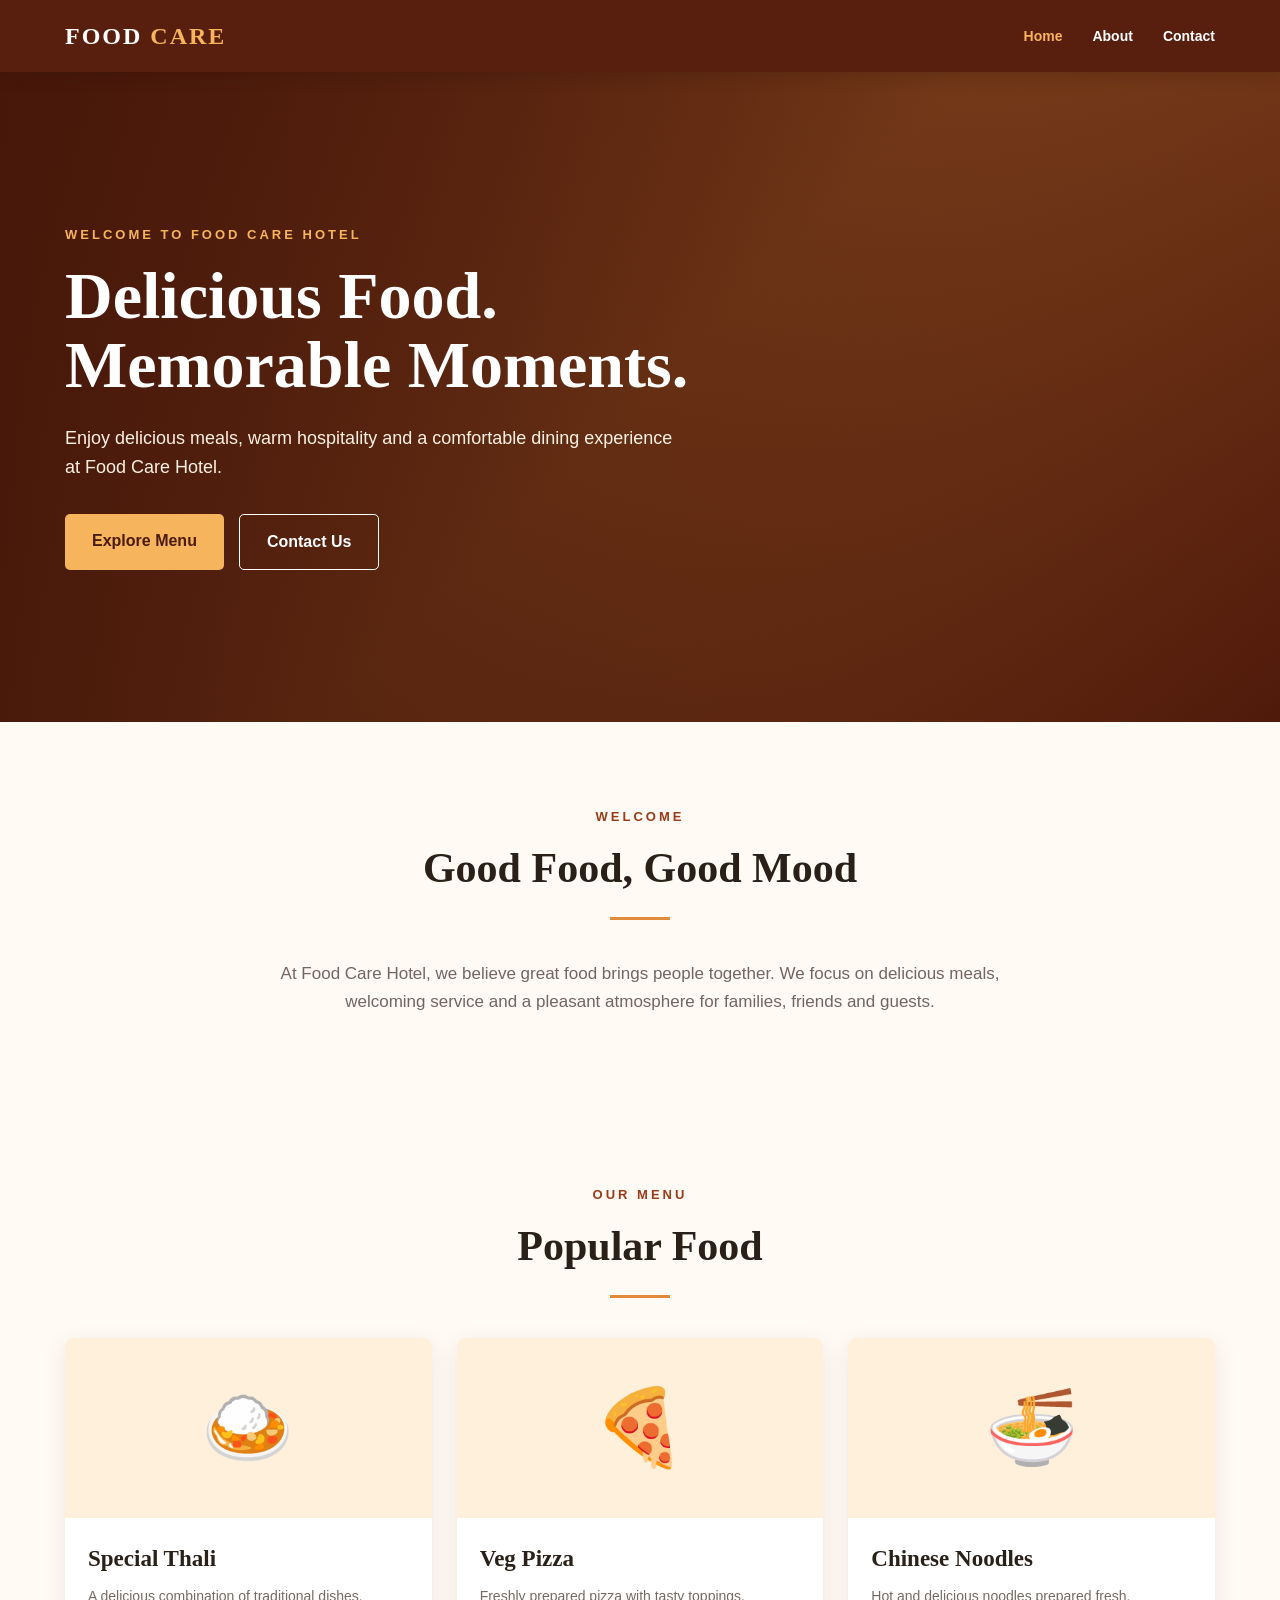
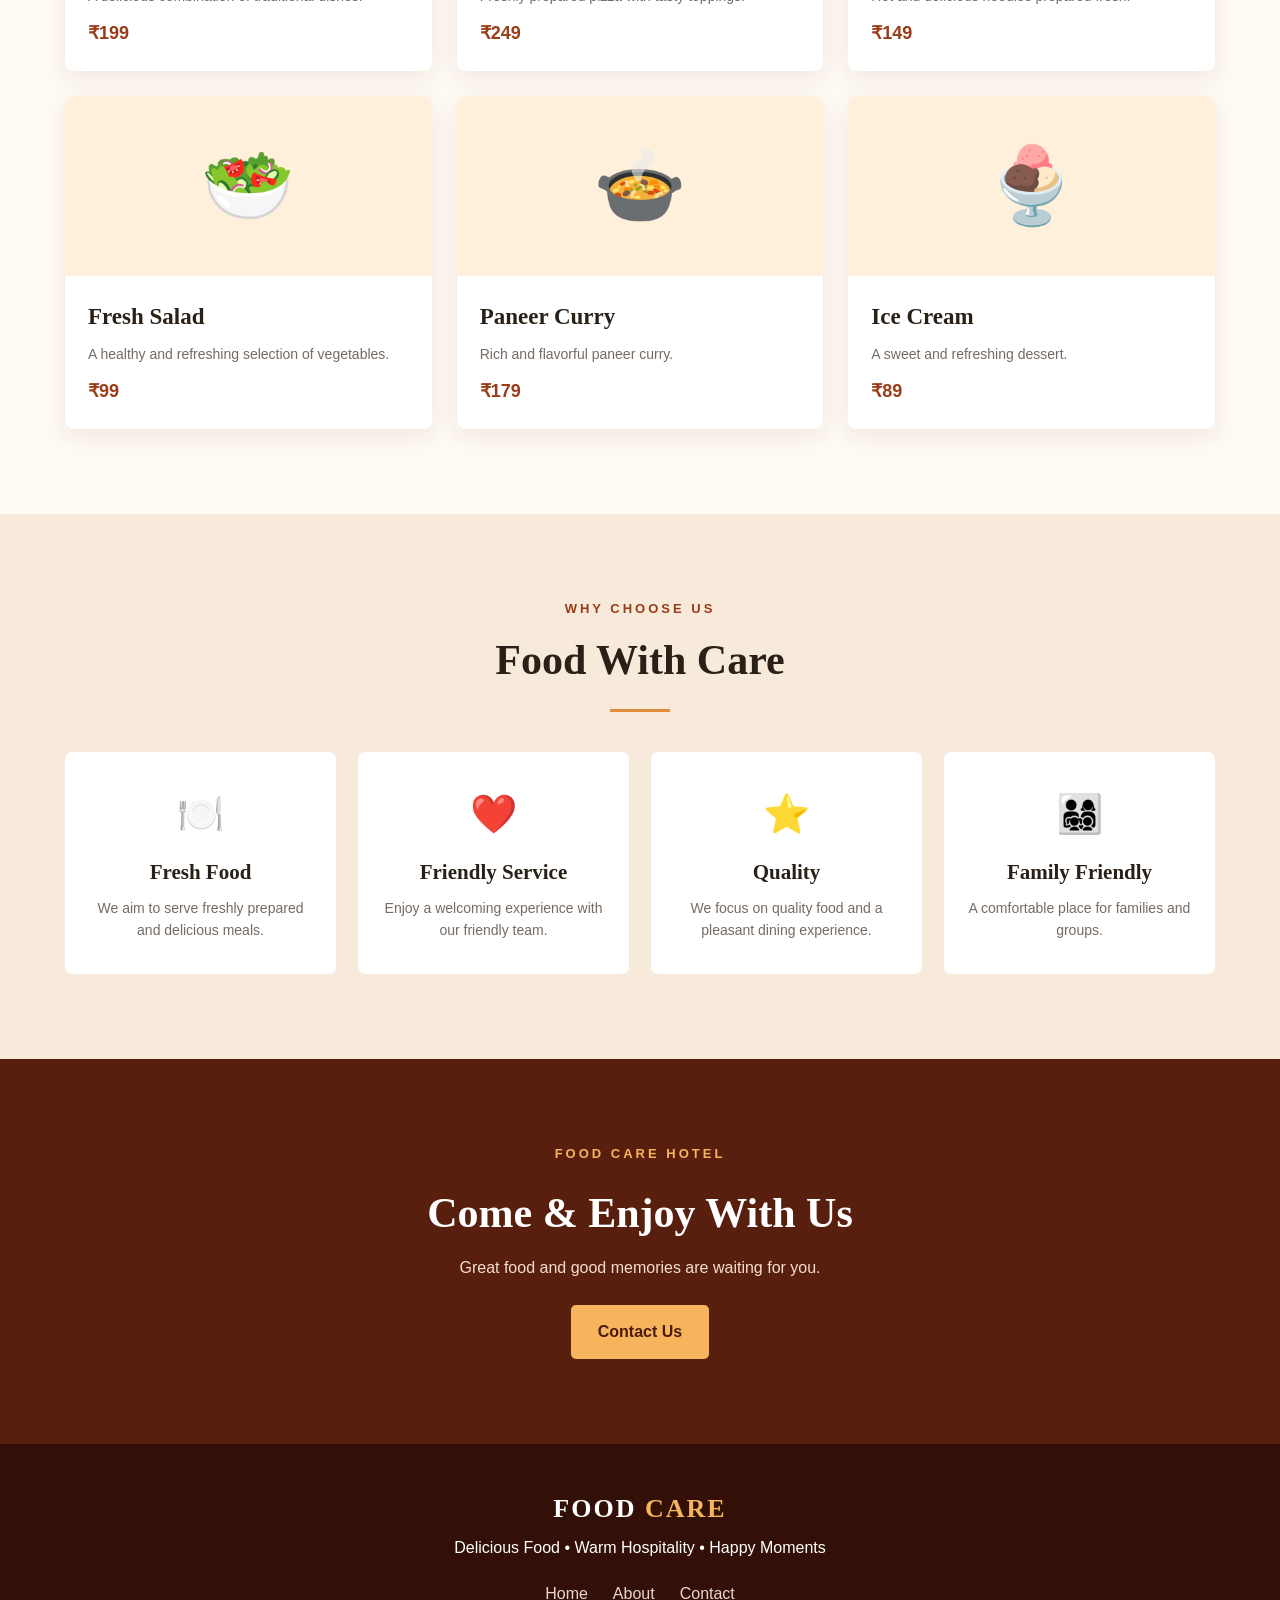
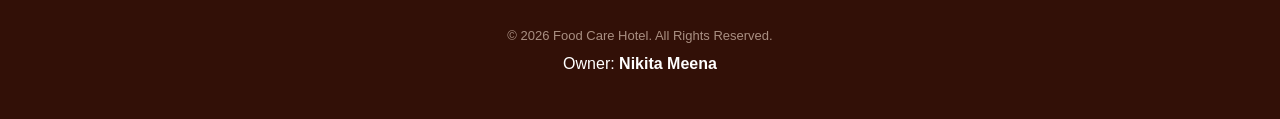
<file: index.html>
<!DOCTYPE html>
<html lang="en">
<head>
  <meta charset="UTF-8">
  <meta name="viewport" content="width=device-width, initial-scale=1.0">
  <meta name="description" content="Food Care Hotel - Delicious food, comfortable hospitality and trusted service.">
  <title>Food Care Hotel | Home</title>
  <link rel="stylesheet" href="style.css">
</head>

<body>

<header class="header">
  <nav class="navbar">

    <a href="index.html" class="logo">
      FOOD <span>CARE</span>
    </a>

    <button class="menu-btn" onclick="toggleMenu()">☰</button>

    <ul class="nav-links" id="navLinks">
      <li><a href="index.html" class="active">Home</a></li>
      <li><a href="about.html">About</a></li>
      <li><a href="contact.html">Contact</a></li>
    </ul>

  </nav>
</header>


<!-- HERO -->

<section class="hero">

  <div class="hero-content">

    <p class="eyebrow">WELCOME TO FOOD CARE HOTEL</p>

    <h1>
      Delicious Food.<br>
      Memorable Moments.
    </h1>

    <p class="hero-text">
      Enjoy delicious meals, warm hospitality and
      a comfortable dining experience at Food Care Hotel.
    </p>

    <div class="hero-buttons">
      <a href="#menu" class="btn">Explore Menu</a>
      <a href="contact.html" class="btn btn-light">Contact Us</a>
    </div>

  </div>

</section>


<!-- INTRO -->

<section class="section intro">

  <div class="section-title">

    <p>WELCOME</p>

    <h2>Good Food, Good Mood</h2>

    <div class="green-line"></div>

  </div>

  <p class="intro-text">
    At Food Care Hotel, we believe great food brings
    people together. We focus on delicious meals,
    welcoming service and a pleasant atmosphere for
    families, friends and guests.
  </p>

</section>


<!-- MENU -->

<section class="section menu-section" id="menu">

  <div class="section-title">

    <p>OUR MENU</p>

    <h2>Popular Food</h2>

    <div class="green-line"></div>

  </div>


  <div class="food-grid">

    <div class="food-card">
      <div class="food-image">🍛</div>
      <div class="food-content">
        <h3>Special Thali</h3>
        <p>A delicious combination of traditional dishes.</p>
        <strong>₹199</strong>
      </div>
    </div>


    <div class="food-card">
      <div class="food-image">🍕</div>
      <div class="food-content">
        <h3>Veg Pizza</h3>
        <p>Freshly prepared pizza with tasty toppings.</p>
        <strong>₹249</strong>
      </div>
    </div>


    <div class="food-card">
      <div class="food-image">🍜</div>
      <div class="food-content">
        <h3>Chinese Noodles</h3>
        <p>Hot and delicious noodles prepared fresh.</p>
        <strong>₹149</strong>
      </div>
    </div>


    <div class="food-card">
      <div class="food-image">🥗</div>
      <div class="food-content">
        <h3>Fresh Salad</h3>
        <p>A healthy and refreshing selection of vegetables.</p>
        <strong>₹99</strong>
      </div>
    </div>


    <div class="food-card">
      <div class="food-image">🍲</div>
      <div class="food-content">
        <h3>Paneer Curry</h3>
        <p>Rich and flavorful paneer curry.</p>
        <strong>₹179</strong>
      </div>
    </div>


    <div class="food-card">
      <div class="food-image">🍨</div>
      <div class="food-content">
        <h3>Ice Cream</h3>
        <p>A sweet and refreshing dessert.</p>
        <strong>₹89</strong>
      </div>
    </div>

  </div>

</section>


<!-- FEATURES -->

<section class="features">

  <div class="section-title">

    <p>WHY CHOOSE US</p>

    <h2>Food With Care</h2>

    <div class="green-line"></div>

  </div>


  <div class="feature-grid">

    <div class="feature-card">
      <div class="feature-icon">🍽️</div>
      <h3>Fresh Food</h3>
      <p>We aim to serve freshly prepared and delicious meals.</p>
    </div>


    <div class="feature-card">
      <div class="feature-icon">❤️</div>
      <h3>Friendly Service</h3>
      <p>Enjoy a welcoming experience with our friendly team.</p>
    </div>


    <div class="feature-card">
      <div class="feature-icon">⭐</div>
      <h3>Quality</h3>
      <p>We focus on quality food and a pleasant dining experience.</p>
    </div>


    <div class="feature-card">
      <div class="feature-icon">👨‍👩‍👧‍👦</div>
      <h3>Family Friendly</h3>
      <p>A comfortable place for families and groups.</p>
    </div>

  </div>

</section>


<!-- CTA -->

<section class="cta">

  <p class="eyebrow">FOOD CARE HOTEL</p>

  <h2>Come & Enjoy With Us</h2>

  <p>
    Great food and good memories are waiting for you.
  </p>

  <a href="contact.html" class="btn">Contact Us</a>

</section>


<!-- FOOTER -->

<footer class="footer">

  <div class="footer-logo">
    FOOD <span>CARE</span>
  </div>

  <p>Delicious Food • Warm Hospitality • Happy Moments</p>

  <div class="footer-links">
    <a href="index.html">Home</a>
    <a href="about.html">About</a>
    <a href="contact.html">Contact</a>
  </div>

  <p class="copyright">
    © 2026 Food Care Hotel. All Rights Reserved.
  </p>

  <p>
    Owner: <strong>Nikita Meena</strong>
  </p>

</footer>


<script src="script.js"></script>

</body>
</html>
</file>
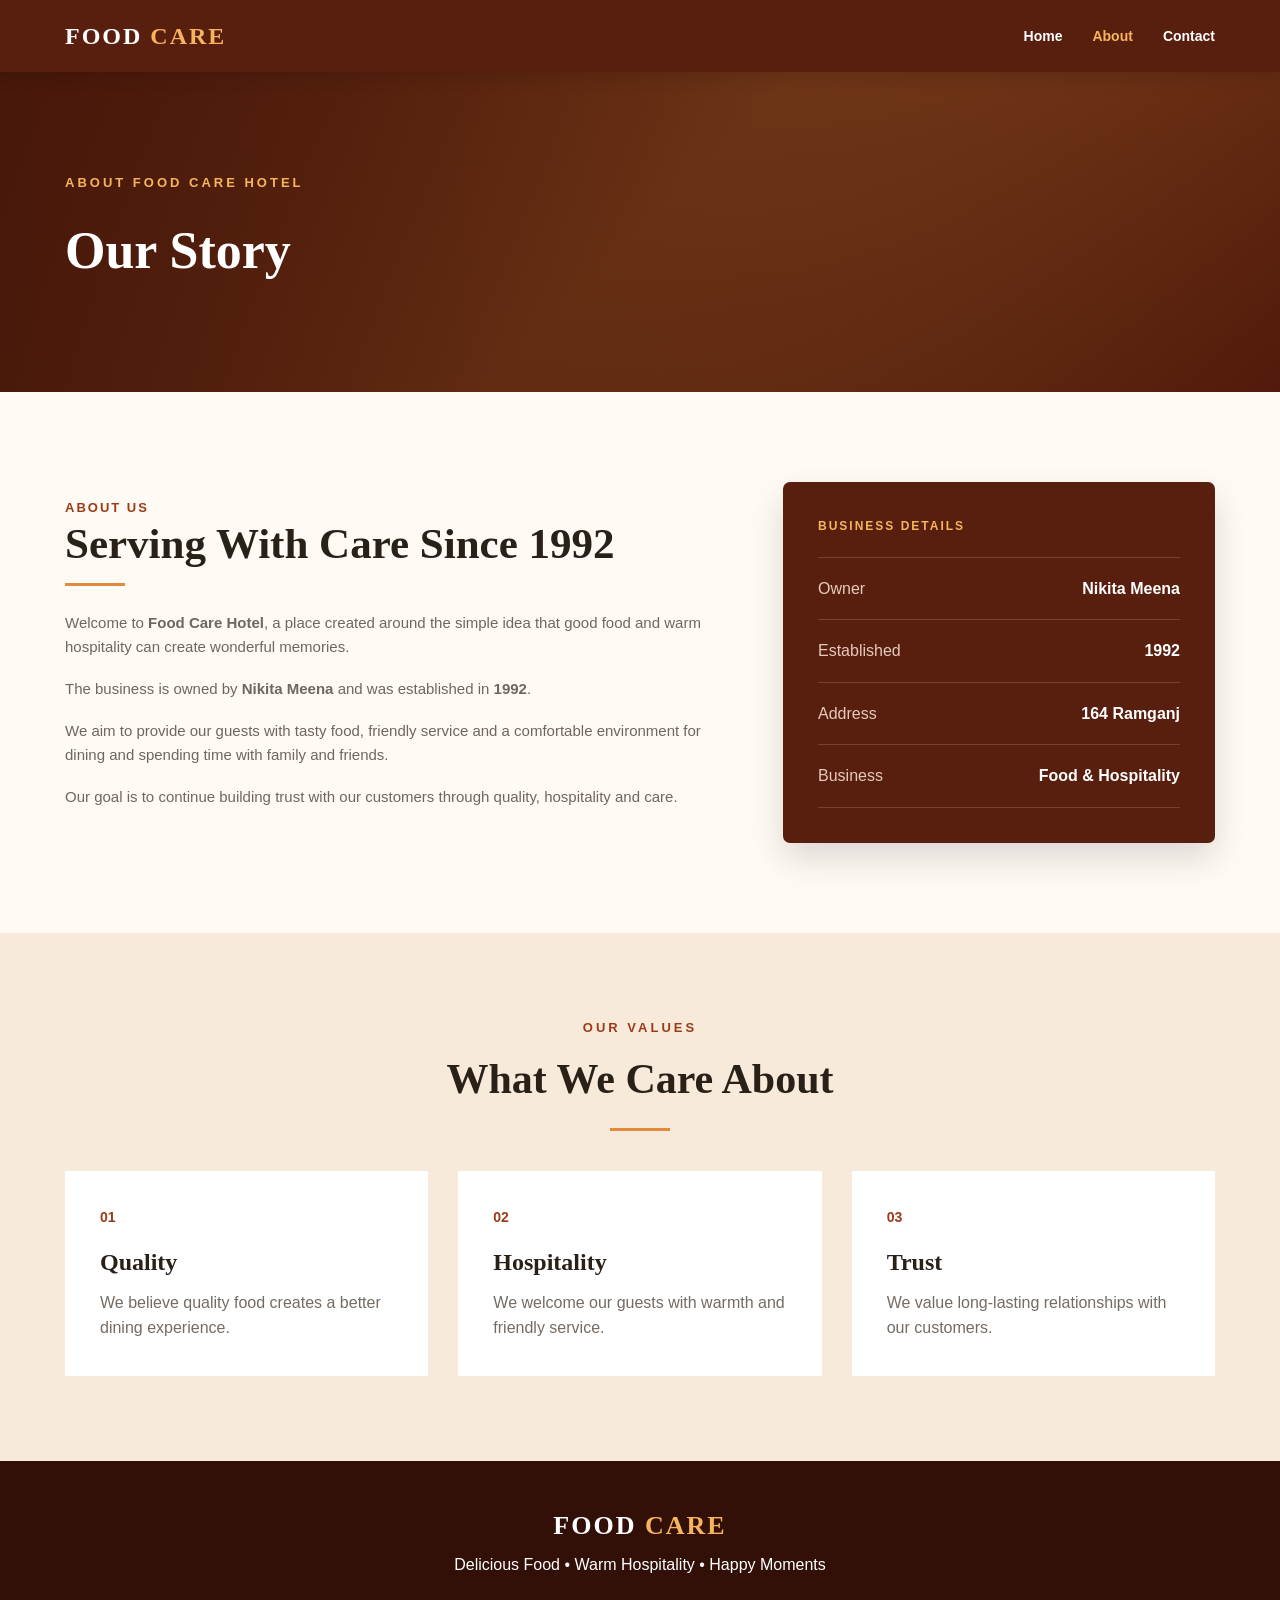
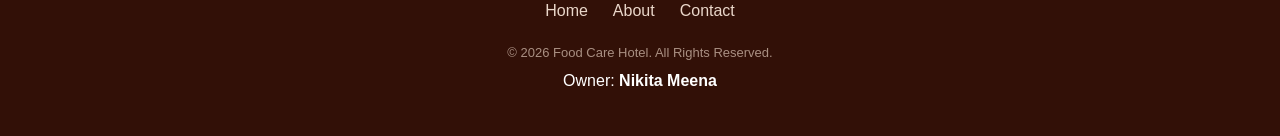
<file: about.html>
<!DOCTYPE html>
<html lang="en">
<head>

  <meta charset="UTF-8">

  <meta name="viewport"
        content="width=device-width, initial-scale=1.0">

  <meta name="description"
        content="About Food Care Hotel, owned by Nikita Meena.">

  <title>About | Food Care Hotel</title>

  <link rel="stylesheet" href="style.css">

</head>

<body>


<header class="header">

  <nav class="navbar">

    <a href="index.html" class="logo">
      FOOD <span>CARE</span>
    </a>

    <button class="menu-btn" onclick="toggleMenu()">☰</button>

    <ul class="nav-links" id="navLinks">

      <li>
        <a href="index.html">Home</a>
      </li>

      <li>
        <a href="about.html" class="active">About</a>
      </li>

      <li>
        <a href="contact.html">Contact</a>
      </li>

    </ul>

  </nav>

</header>


<!-- PAGE HERO -->

<section class="page-hero">

  <div>

    <p class="eyebrow">
      ABOUT FOOD CARE HOTEL
    </p>

    <h1>
      Our Story
    </h1>

  </div>

</section>


<!-- ABOUT -->

<section class="about-section">

  <div class="about-text">

    <p class="section-label">
      ABOUT US
    </p>

    <h2>
      Serving With Care Since 1992
    </h2>

    <div class="green-line left"></div>

    <p>
      Welcome to <strong>Food Care Hotel</strong>,
      a place created around the simple idea that
      good food and warm hospitality can create
      wonderful memories.
    </p>

    <p>
      The business is owned by
      <strong>Nikita Meena</strong> and was
      established in <strong>1992</strong>.
    </p>

    <p>
      We aim to provide our guests with tasty food,
      friendly service and a comfortable environment
      for dining and spending time with family and friends.
    </p>

    <p>
      Our goal is to continue building trust with
      our customers through quality, hospitality
      and care.
    </p>

  </div>


  <!-- BUSINESS CARD -->

  <div class="business-card">

    <div class="business-card-header">
      BUSINESS DETAILS
    </div>

    <div class="detail-row">
      <span>Owner</span>
      <strong>Nikita Meena</strong>
    </div>

    <div class="detail-row">
      <span>Established</span>
      <strong>1992</strong>
    </div>

    <div class="detail-row">
      <span>Address</span>
      <strong>164 Ramganj</strong>
    </div>

    <div class="detail-row">
      <span>Business</span>
      <strong>Food & Hospitality</strong>
    </div>

  </div>

</section>


<!-- VALUES -->

<section class="values-section">

  <div class="section-title">

    <p>OUR VALUES</p>

    <h2>
      What We Care About
    </h2>

    <div class="green-line"></div>

  </div>


  <div class="values-grid">

    <div class="value">

      <div class="value-number">01</div>

      <h3>Quality</h3>

      <p>
        We believe quality food creates
        a better dining experience.
      </p>

    </div>


    <div class="value">

      <div class="value-number">02</div>

      <h3>Hospitality</h3>

      <p>
        We welcome our guests with
        warmth and friendly service.
      </p>

    </div>


    <div class="value">

      <div class="value-number">03</div>

      <h3>Trust</h3>

      <p>
        We value long-lasting relationships
        with our customers.
      </p>

    </div>

  </div>

</section>


<!-- FOOTER -->

<footer class="footer">

  <div class="footer-logo">
    FOOD <span>CARE</span>
  </div>

  <p>
    Delicious Food • Warm Hospitality • Happy Moments
  </p>

  <div class="footer-links">
    <a href="index.html">Home</a>
    <a href="about.html">About</a>
    <a href="contact.html">Contact</a>
  </div>

  <p class="copyright">
    © 2026 Food Care Hotel. All Rights Reserved.
  </p>

  <p>
    Owner: <strong>Nikita Meena</strong>
  </p>

</footer>


<script src="script.js"></script>

</body>
</html>
</file>
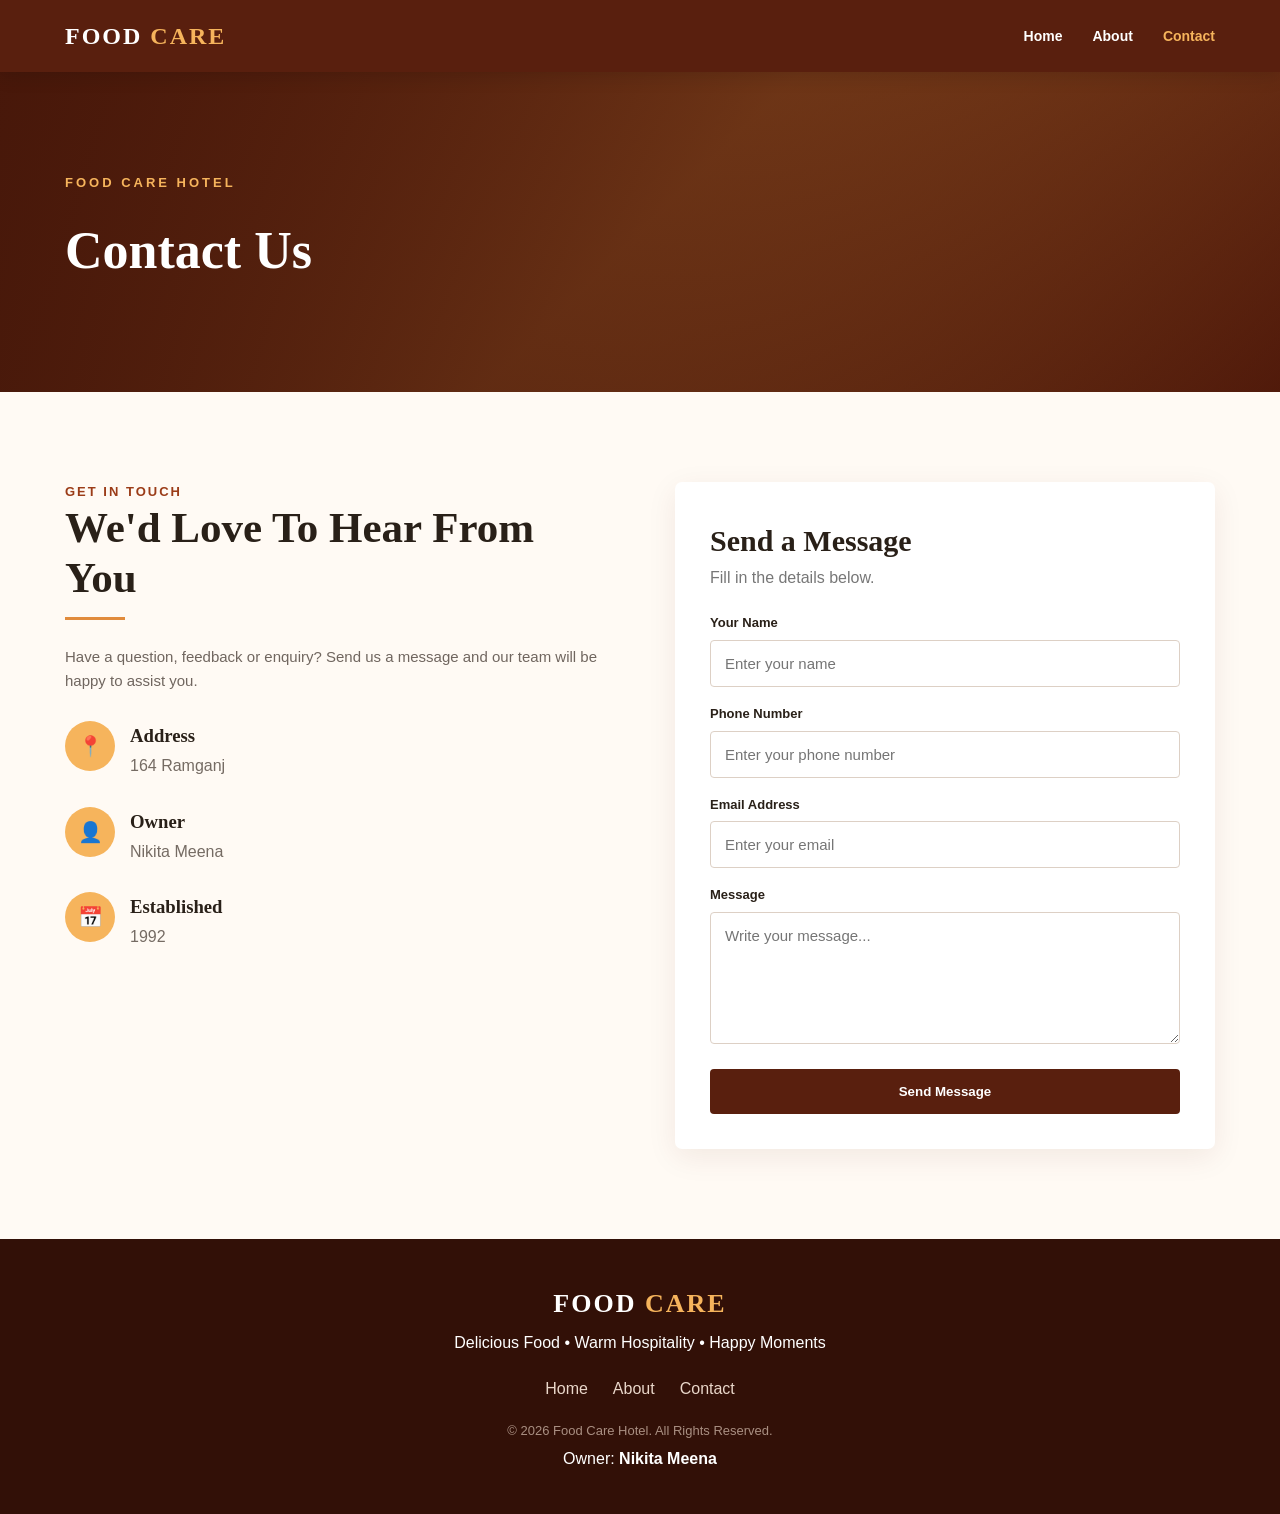
<file: contact.html>
<!DOCTYPE html>
<html lang="en">
<head>

  <meta charset="UTF-8">

  <meta name="viewport"
        content="width=device-width, initial-scale=1.0">

  <meta name="description"
        content="Contact Food Care Hotel.">

  <title>Contact | Food Care Hotel</title>

  <link rel="stylesheet" href="style.css">

</head>

<body>


<header class="header">

  <nav class="navbar">

    <a href="index.html" class="logo">
      FOOD <span>CARE</span>
    </a>

    <button class="menu-btn" onclick="toggleMenu()">☰</button>

    <ul class="nav-links" id="navLinks">

      <li>
        <a href="index.html">Home</a>
      </li>

      <li>
        <a href="about.html">About</a>
      </li>

      <li>
        <a href="contact.html" class="active">
          Contact
        </a>
      </li>

    </ul>

  </nav>

</header>


<!-- PAGE HERO -->

<section class="page-hero">

  <div>

    <p class="eyebrow">
      FOOD CARE HOTEL
    </p>

    <h1>
      Contact Us
    </h1>

  </div>

</section>


<!-- CONTACT -->

<section class="contact-section">


  <!-- INFORMATION -->

  <div class="contact-info">

    <p class="section-label">
      GET IN TOUCH
    </p>

    <h2>
      We'd Love To Hear From You
    </h2>

    <div class="green-line left"></div>

    <p>
      Have a question, feedback or enquiry?
      Send us a message and our team will
      be happy to assist you.
    </p>


    <div class="contact-detail">

      <div class="contact-icon">
        📍
      </div>

      <div>

        <h3>Address</h3>

        <p>
          164 Ramganj
        </p>

      </div>

    </div>


    <div class="contact-detail">

      <div class="contact-icon">
        👤
      </div>

      <div>

        <h3>Owner</h3>

        <p>
          Nikita Meena
        </p>

      </div>

    </div>


    <div class="contact-detail">

      <div class="contact-icon">
        📅
      </div>

      <div>

        <h3>Established</h3>

        <p>
          1992
        </p>

      </div>

    </div>

  </div>


  <!-- FORM -->

  <form
    class="contact-form"
    onsubmit="submitContactForm(event)"
  >

    <h2>
      Send a Message
    </h2>

    <p>
      Fill in the details below.
    </p>


    <label for="name">
      Your Name
    </label>

    <input
      type="text"
      id="name"
      placeholder="Enter your name"
      required
    >


    <label for="phone">
      Phone Number
    </label>

    <input
      type="tel"
      id="phone"
      placeholder="Enter your phone number"
      required
    >


    <label for="email">
      Email Address
    </label>

    <input
      type="email"
      id="email"
      placeholder="Enter your email"
    >


    <label for="message">
      Message
    </label>

    <textarea
      id="message"
      rows="6"
      placeholder="Write your message..."
      required
    ></textarea>


    <button
      type="submit"
      class="submit-btn"
    >
      Send Message
    </button>

  </form>

</section>


<!-- FOOTER -->

<footer class="footer">

  <div class="footer-logo">
    FOOD <span>CARE</span>
  </div>

  <p>
    Delicious Food • Warm Hospitality • Happy Moments
  </p>

  <div class="footer-links">

    <a href="index.html">Home</a>

    <a href="about.html">About</a>

    <a href="contact.html">Contact</a>

  </div>

  <p class="copyright">
    © 2026 Food Care Hotel. All Rights Reserved.
  </p>

  <p>
    Owner: <strong>Nikita Meena</strong>
  </p>

</footer>


<script src="script.js"></script>

</body>
</html>
</file>
<file: style.css>
* {
  margin: 0;
  padding: 0;
  box-sizing: border-box;
}

html {
  scroll-behavior: smooth;
}

body {
  font-family: Georgia, "Times New Roman", serif;
  background: #fffaf4;
  color: #292018;
  line-height: 1.6;
}


/* HEADER */

.header {
  background: #591f0e;
  position: sticky;
  top: 0;
  z-index: 1000;
  box-shadow: 0 3px 18px rgba(0,0,0,0.15);
}

.navbar {
  max-width: 1200px;
  margin: auto;
  padding: 17px 25px;

  display: flex;
  align-items: center;
  justify-content: space-between;
}

.logo {
  color: white;
  text-decoration: none;

  font-size: 24px;
  font-weight: bold;
  letter-spacing: 2px;
}

.logo span,
.footer-logo span {
  color: #f6b45c;
}

.nav-links {
  list-style: none;

  display: flex;
  gap: 30px;
}

.nav-links a {
  color: white;
  text-decoration: none;

  font-family: Arial, sans-serif;
  font-size: 14px;
  font-weight: bold;

  transition: 0.3s;
}

.nav-links a:hover,
.nav-links a.active {
  color: #f6b45c;
}

.menu-btn {
  display: none;

  border: none;
  background: none;

  color: white;
  font-size: 28px;

  cursor: pointer;
}


/* HERO */

.hero {
  min-height: 650px;

  display: flex;
  align-items: center;

  color: white;

  background:
    linear-gradient(
      90deg,
      rgba(68, 22, 9, 0.96),
      rgba(68, 22, 9, 0.62)
    ),
    linear-gradient(
      135deg,
      #8c3518,
      #e18b3c,
      #63200d
    );
}

.hero-content {
  width: 100%;
  max-width: 1200px;

  margin: auto;
  padding: 80px 25px;
}

.eyebrow {
  color: #f6b45c;

  font-family: Arial, sans-serif;

  font-size: 13px;
  font-weight: bold;

  letter-spacing: 3px;

  margin-bottom: 15px;
}

.hero h1 {
  font-size: 66px;
  line-height: 1.05;

  margin-bottom: 25px;
}

.hero-text {
  max-width: 620px;

  color: #fff1e4;

  font-family: Arial, sans-serif;

  font-size: 18px;
}

.hero-buttons {
  display: flex;
  gap: 15px;

  margin-top: 32px;
}


/* BUTTONS */

.btn {
  display: inline-block;

  background: #f6b45c;
  color: #4b1b0b;

  padding: 14px 27px;

  text-decoration: none;

  border-radius: 5px;

  font-family: Arial, sans-serif;
  font-weight: bold;

  transition: 0.3s;
}

.btn:hover {
  transform: translateY(-2px);
}

.btn-light {
  background: transparent;
  color: white;
  border: 1px solid white;
}


/* GENERAL */

.section {
  max-width: 1200px;

  margin: auto;

  padding: 85px 25px;
}

.section-title {
  text-align: center;

  margin-bottom: 40px;
}

.section-title p {
  color: #9b3c18;

  font-family: Arial, sans-serif;

  font-size: 13px;
  font-weight: bold;

  letter-spacing: 3px;
}

.section-title h2 {
  font-size: 42px;

  margin-top: 7px;
}

.green-line {
  width: 60px;
  height: 3px;

  background: #e18b3c;

  margin: 15px auto 0;
}

.green-line.left {
  margin-left: 0;
  margin-bottom: 25px;
}


/* INTRO */

.intro {
  text-align: center;
}

.intro-text {
  max-width: 760px;

  margin: auto;

  color: #71675f;

  font-family: Arial, sans-serif;

  font-size: 17px;
}


/* MENU */

.menu-section {
  background: #fffaf4;
}

.food-grid {
  display: grid;

  grid-template-columns:
    repeat(3, 1fr);

  gap: 25px;
}

.food-card {
  background: white;

  border-radius: 8px;

  overflow: hidden;

  box-shadow:
    0 7px 25px rgba(89,31,14,0.09);

  transition: 0.3s;
}

.food-card:hover {
  transform: translateY(-6px);
}

.food-image {
  height: 180px;

  display: flex;
  align-items: center;
  justify-content: center;

  background: #fff0dc;

  font-size: 75px;
}

.food-content {
  padding: 23px;
}

.food-content h3 {
  font-size: 23px;
  margin-bottom: 7px;
}

.food-content p {
  color: #756b63;

  font-family: Arial, sans-serif;

  font-size: 14px;

  margin-bottom: 12px;
}

.food-content strong {
  color: #9b3c18;

  font-family: Arial, sans-serif;

  font-size: 18px;
}


/* FEATURES */

.features {
  padding: 85px 25px;

  background: #f7eadb;
}

.feature-grid {
  max-width: 1150px;

  margin: auto;

  display: grid;

  grid-template-columns:
    repeat(4, 1fr);

  gap: 22px;
}

.feature-card {
  background: white;

  text-align: center;

  padding: 32px 22px;

  border-radius: 7px;
}

.feature-icon {
  font-size: 38px;

  margin-bottom: 12px;
}

.feature-card h3 {
  font-size: 21px;

  margin-bottom: 7px;
}

.feature-card p {
  color: #756b63;

  font-family: Arial, sans-serif;

  font-size: 14px;
}


/* CTA */

.cta {
  padding: 85px 25px;

  text-align: center;

  background: #591f0e;

  color: white;
}

.cta h2 {
  font-size: 42px;
  margin-bottom: 8px;
}

.cta > p:not(.eyebrow) {
  color: #f5dfce;

  font-family: Arial, sans-serif;

  margin-bottom: 25px;
}


/* PAGE HERO */

.page-hero {
  min-height: 320px;

  display: flex;
  align-items: center;

  color: white;

  background:
    linear-gradient(
      90deg,
      rgba(68,22,9,0.95),
      rgba(68,22,9,0.60)
    ),
    linear-gradient(
      135deg,
      #8c3518,
      #e18b3c,
      #63200d
    );
}

.page-hero > div {
  width: 1200px;

  margin: auto;

  padding: 60px 25px;
}

.page-hero h1 {
  font-size: 52px;
}


/* ABOUT */

.about-section {
  max-width: 1200px;

  margin: auto;

  padding: 90px 25px;

  display: grid;

  grid-template-columns:
    1.5fr 1fr;

  gap: 70px;

  align-items: center;
}

.section-label {
  color: #9b3c18;

  font-family: Arial, sans-serif;

  font-size: 13px;
  font-weight: bold;

  letter-spacing: 2px;
}

.about-text h2 {
  font-size: 43px;

  line-height: 1.15;

  margin-bottom: 10px;
}

.about-text p:not(.section-label) {
  color: #70665f;

  font-family: Arial, sans-serif;

  font-size: 15px;

  margin-bottom: 18px;
}


/* BUSINESS CARD */

.business-card {
  background: #591f0e;

  color: white;

  padding: 35px;

  border-radius: 7px;

  box-shadow:
    0 15px 35px rgba(0,0,0,0.14);
}

.business-card-header {
  color: #f6b45c;

  font-family: Arial, sans-serif;

  font-size: 12px;
  font-weight: bold;

  letter-spacing: 2px;

  padding-bottom: 20px;

  border-bottom: 1px solid #7b402c;
}

.detail-row {
  display: flex;

  justify-content: space-between;

  gap: 20px;

  padding: 18px 0;

  border-bottom: 1px solid #7b402c;

  font-family: Arial, sans-serif;
}

.detail-row span {
  color: #e6cabc;
}


/* VALUES */

.values-section {
  background: #f7eadb;

  padding: 85px 25px;
}

.values-grid {
  max-width: 1150px;

  margin: auto;

  display: grid;

  grid-template-columns:
    repeat(3, 1fr);

  gap: 30px;
}

.value {
  background: white;

  padding: 35px;
}

.value-number {
  color: #9b3c18;

  font-family: Arial, sans-serif;

  font-size: 14px;
  font-weight: bold;

  margin-bottom: 15px;
}

.value h3 {
  font-size: 24px;

  margin-bottom: 8px;
}

.value p {
  color: #756b63;

  font-family: Arial, sans-serif;
}


/* CONTACT */

.contact-section {
  max-width: 1200px;

  margin: auto;

  padding: 90px 25px;

  display: grid;

  grid-template-columns:
    1fr 1fr;

  gap: 70px;
}

.contact-info h2 {
  font-size: 43px;

  line-height: 1.15;

  margin-bottom: 10px;
}

.contact-info > p:not(.section-label) {
  color: #70665f;

  font-family: Arial, sans-serif;

  font-size: 15px;
}

.contact-detail {
  display: flex;

  gap: 15px;

  margin-top: 28px;
}

.contact-icon {
  width: 50px;
  height: 50px;

  flex-shrink: 0;

  display: flex;
  align-items: center;
  justify-content: center;

  background: #f6b45c;

  color: #591f0e;

  border-radius: 50%;

  font-size: 20px;
}

.contact-detail h3 {
  margin-bottom: 2px;
}

.contact-detail p {
  color: #756b63;

  font-family: Arial, sans-serif;
}


/* FORM */

.contact-form {
  background: white;

  padding: 35px;

  border-radius: 7px;

  box-shadow:
    0 8px 30px rgba(89,31,14,0.08);
}

.contact-form h2 {
  font-size: 30px;
}

.contact-form > p {
  color: #777;

  font-family: Arial, sans-serif;

  margin-bottom: 22px;
}

.contact-form label {
  display: block;

  font-family: Arial, sans-serif;

  font-size: 13px;

  font-weight: bold;

  margin-bottom: 6px;
}

.contact-form input,
.contact-form textarea {
  width: 100%;

  padding: 14px;

  margin-bottom: 17px;

  border: 1px solid #ddd0c5;

  border-radius: 4px;

  font-family: Arial, sans-serif;

  font-size: 15px;

  outline: none;
}

.contact-form input:focus,
.contact-form textarea:focus {
  border-color: #9b3c18;
}

.submit-btn {
  width: 100%;

  border: none;

  padding: 15px;

  background: #591f0e;

  color: white;

  border-radius: 4px;

  font-family: Arial, sans-serif;

  font-weight: bold;

  cursor: pointer;

  transition: 0.3s;
}

.submit-btn:hover {
  background: #f6b45c;

  color: #591f0e;
}


/* FOOTER */

.footer {
  background: #321007;

  color: white;

  text-align: center;

  padding: 40px 20px;

  font-family: Arial, sans-serif;

  line-height: 1.9;
}

.footer-logo {
  font-family: Georgia, serif;

  font-size: 26px;

  font-weight: bold;

  letter-spacing: 2px;
}

.footer-links {
  display: flex;

  justify-content: center;

  gap: 25px;

  margin: 15px 0;
}

.footer-links a {
  color: #ead7ca;

  text-decoration: none;
}

.footer-links a:hover {
  color: #f6b45c;
}

.copyright {
  color: #a98f82;

  font-size: 13px;
}


/* MOBILE */

@media (max-width: 900px) {

  .menu-btn {
    display: block;
  }

  .nav-links {
    display: none;

    position: absolute;

    left: 0;
    top: 66px;

    width: 100%;

    background: #591f0e;

    flex-direction: column;

    text-align: center;

    padding: 20px;
  }

  .nav-links.show {
    display: flex;
  }

  .hero h1 {
    font-size: 50px;
  }

  .food-grid {
    grid-template-columns: 1fr 1fr;
  }

  .feature-grid {
    grid-template-columns: 1fr 1fr;
  }

  .about-section,
  .contact-section {
    grid-template-columns: 1fr;
  }

  .values-grid {
    grid-template-columns: 1fr;
  }

}


@media (max-width: 550px) {

  .hero {
    min-height: 570px;
  }

  .hero h1 {
    font-size: 40px;
  }

  .hero-buttons {
    flex-direction: column;
  }

  .food-grid,
  .feature-grid {
    grid-template-columns: 1fr;
  }

  .section-title h2 {
    font-size: 34px;
  }

  .page-hero h1 {
    font-size: 38px;
  }

  .about-text h2,
  .contact-info h2 {
    font-size: 34px;
  }

  .detail-row {
    flex-direction: column;
    gap: 3px;
  }

}
</file>
